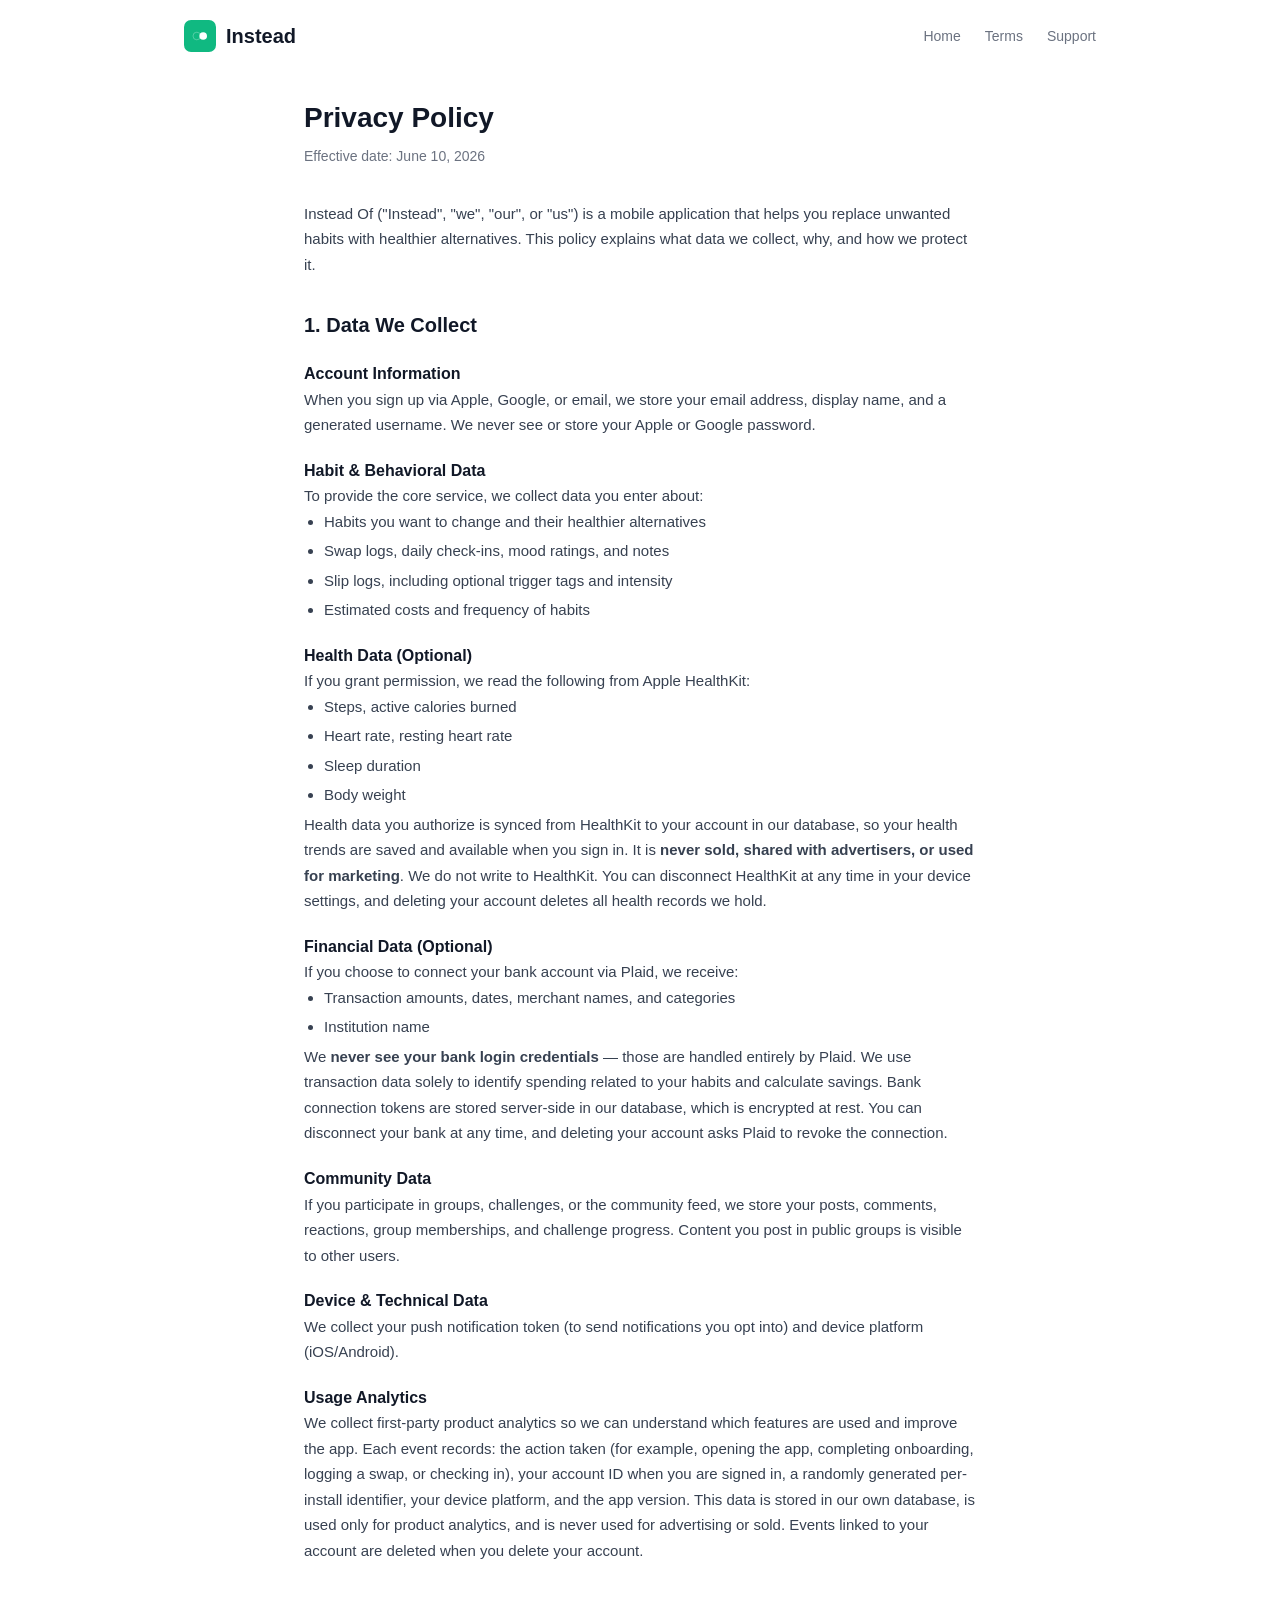
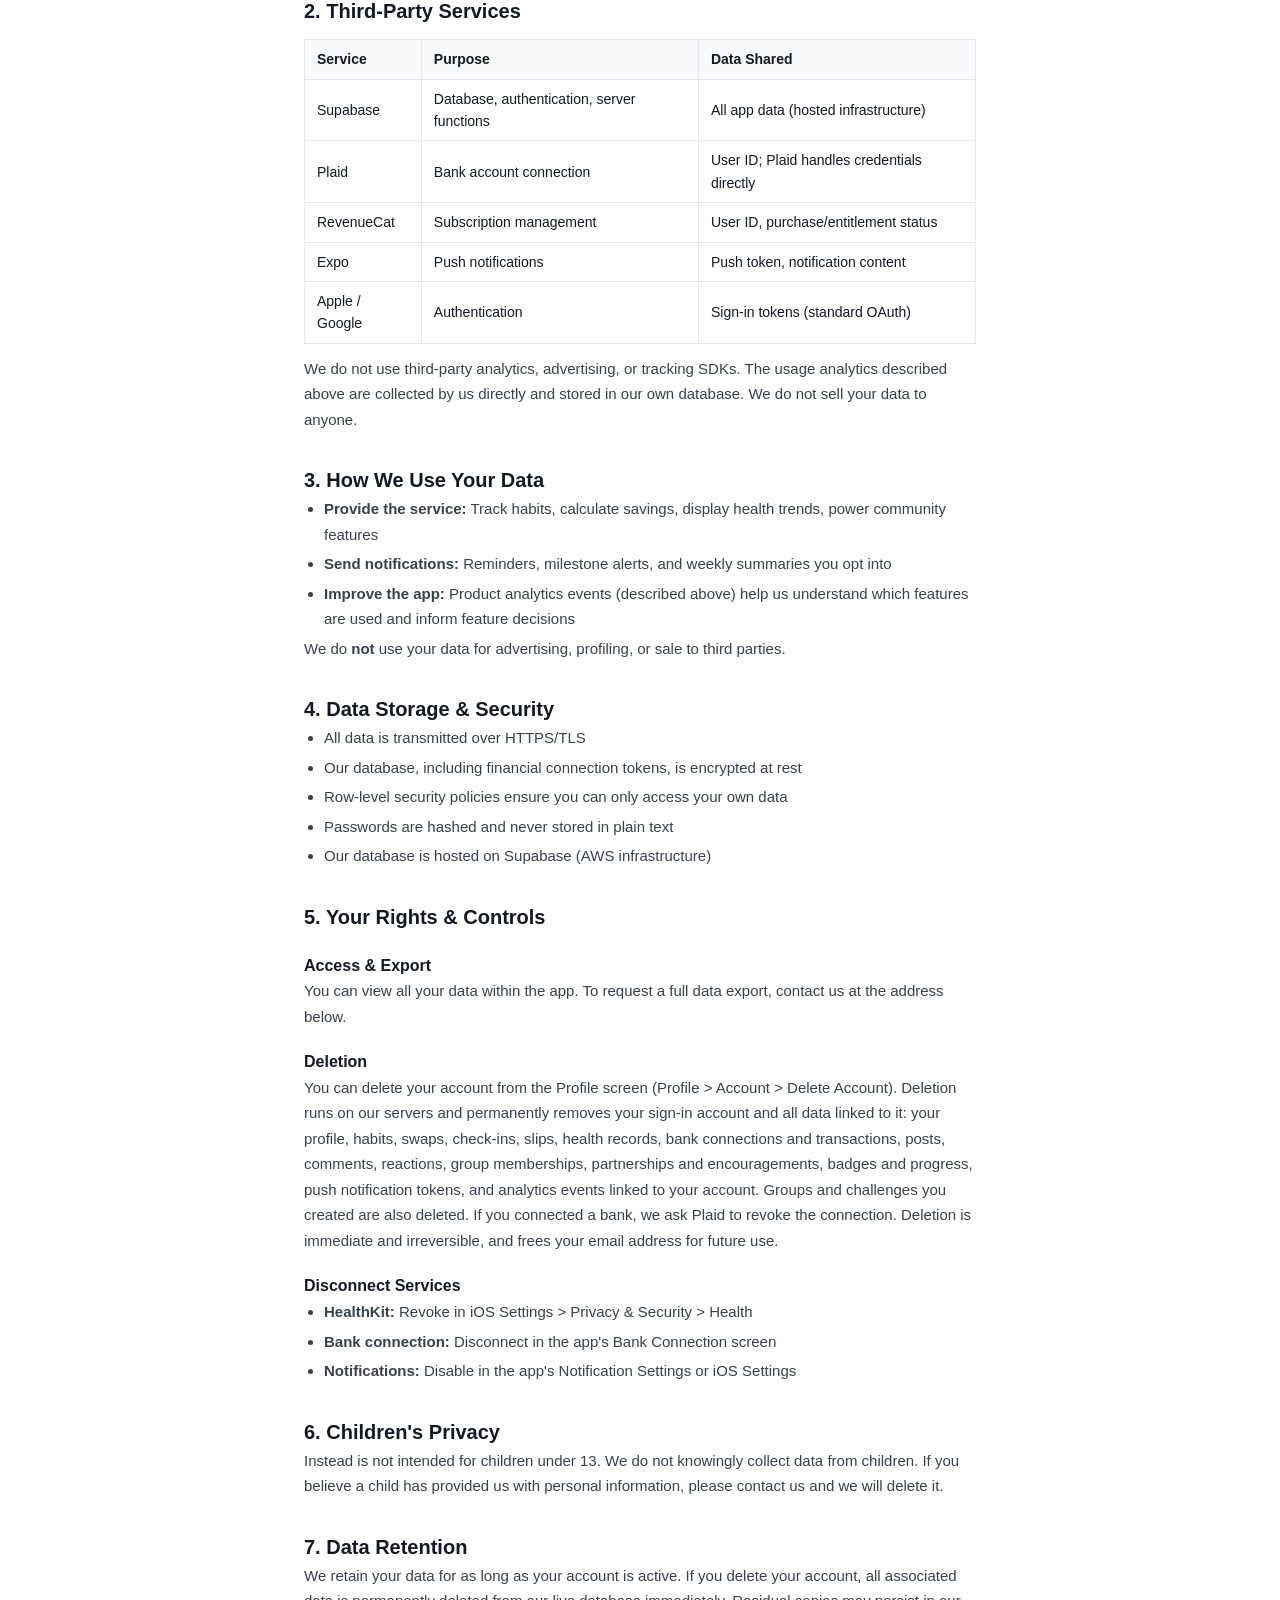
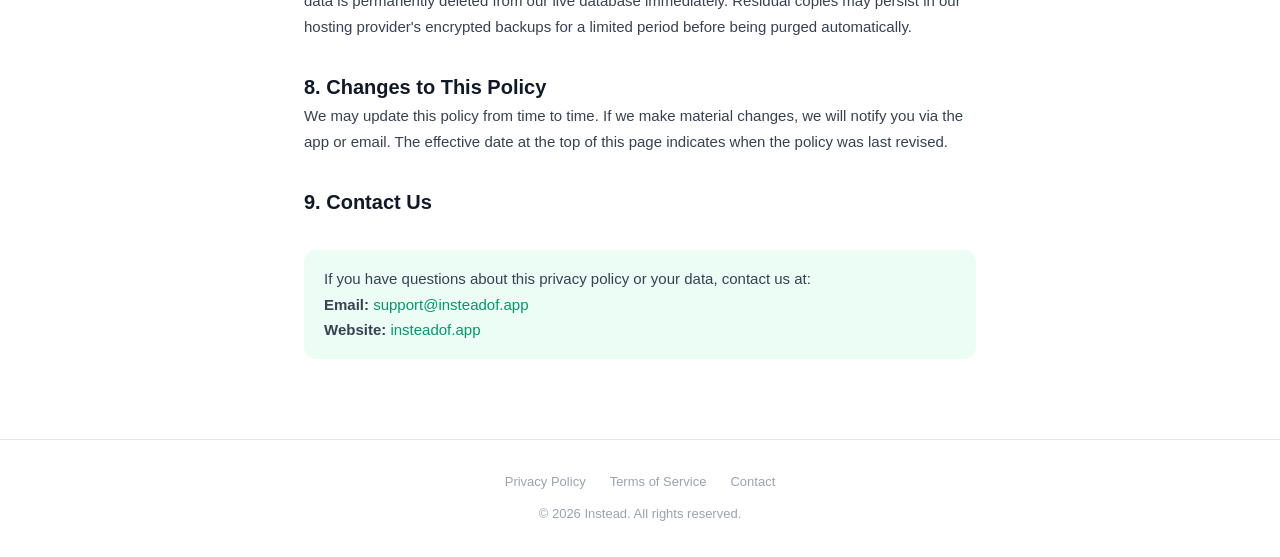
<file: privacy.html>
<!DOCTYPE html>
<html lang="en">
<head>
  <meta charset="UTF-8">
  <meta name="viewport" content="width=device-width, initial-scale=1.0">
  <title>Privacy Policy - Instead</title>
  <link rel="stylesheet" href="style.css">
  <link rel="icon" href="data:image/svg+xml,<svg xmlns='http://www.w3.org/2000/svg' viewBox='0 0 100 100'><rect width='100' height='100' rx='22' fill='%2310b981'/><circle cx='40' cy='50' r='12' fill='none' stroke='white' stroke-width='2.2' opacity='.4'/><circle cx='60' cy='50' r='12' fill='white'/></svg>">
</head>
<body>

<nav>
  <a href="/" class="logo">
    <svg width="32" height="32" viewBox="0 0 1024 1024">
      <rect width="1024" height="1024" rx="225" fill="#10b981"/>
      <circle cx="410" cy="512" r="122" fill="none" stroke="white" stroke-width="22" opacity="0.4"/>
      <circle cx="614" cy="512" r="122" fill="white"/>
    </svg>
    Instead
  </a>
  <div class="links">
    <a href="/">Home</a>
    <a href="/terms">Terms</a>
    <a href="mailto:support@insteadof.app">Support</a>
  </div>
</nav>

<div class="legal">

<h1>Privacy Policy</h1>
<p class="effective">Effective date: June 10, 2026</p>

<p>Instead Of ("Instead", "we", "our", or "us") is a mobile application that helps you replace unwanted habits with healthier alternatives. This policy explains what data we collect, why, and how we protect it.</p>

<h2>1. Data We Collect</h2>

<h3>Account Information</h3>
<p>When you sign up via Apple, Google, or email, we store your email address, display name, and a generated username. We never see or store your Apple or Google password.</p>

<h3>Habit & Behavioral Data</h3>
<p>To provide the core service, we collect data you enter about:</p>
<ul>
  <li>Habits you want to change and their healthier alternatives</li>
  <li>Swap logs, daily check-ins, mood ratings, and notes</li>
  <li>Slip logs, including optional trigger tags and intensity</li>
  <li>Estimated costs and frequency of habits</li>
</ul>

<h3>Health Data (Optional)</h3>
<p>If you grant permission, we read the following from Apple HealthKit:</p>
<ul>
  <li>Steps, active calories burned</li>
  <li>Heart rate, resting heart rate</li>
  <li>Sleep duration</li>
  <li>Body weight</li>
</ul>
<p>Health data you authorize is synced from HealthKit to your account in our database, so your health trends are saved and available when you sign in. It is <strong>never sold, shared with advertisers, or used for marketing</strong>. We do not write to HealthKit. You can disconnect HealthKit at any time in your device settings, and deleting your account deletes all health records we hold.</p>

<h3>Financial Data (Optional)</h3>
<p>If you choose to connect your bank account via Plaid, we receive:</p>
<ul>
  <li>Transaction amounts, dates, merchant names, and categories</li>
  <li>Institution name</li>
</ul>
<p>We <strong>never see your bank login credentials</strong> &mdash; those are handled entirely by Plaid. We use transaction data solely to identify spending related to your habits and calculate savings. Bank connection tokens are stored server-side in our database, which is encrypted at rest. You can disconnect your bank at any time, and deleting your account asks Plaid to revoke the connection.</p>

<h3>Community Data</h3>
<p>If you participate in groups, challenges, or the community feed, we store your posts, comments, reactions, group memberships, and challenge progress. Content you post in public groups is visible to other users.</p>

<h3>Device & Technical Data</h3>
<p>We collect your push notification token (to send notifications you opt into) and device platform (iOS/Android).</p>

<h3>Usage Analytics</h3>
<p>We collect first-party product analytics so we can understand which features are used and improve the app. Each event records: the action taken (for example, opening the app, completing onboarding, logging a swap, or checking in), your account ID when you are signed in, a randomly generated per-install identifier, your device platform, and the app version. This data is stored in our own database, is used only for product analytics, and is never used for advertising or sold. Events linked to your account are deleted when you delete your account.</p>

<h2>2. Third-Party Services</h2>

<table>
  <tr><th>Service</th><th>Purpose</th><th>Data Shared</th></tr>
  <tr><td>Supabase</td><td>Database, authentication, server functions</td><td>All app data (hosted infrastructure)</td></tr>
  <tr><td>Plaid</td><td>Bank account connection</td><td>User ID; Plaid handles credentials directly</td></tr>
  <tr><td>RevenueCat</td><td>Subscription management</td><td>User ID, purchase/entitlement status</td></tr>
  <tr><td>Expo</td><td>Push notifications</td><td>Push token, notification content</td></tr>
  <tr><td>Apple / Google</td><td>Authentication</td><td>Sign-in tokens (standard OAuth)</td></tr>
</table>

<p>We do not use third-party analytics, advertising, or tracking SDKs. The usage analytics described above are collected by us directly and stored in our own database. We do not sell your data to anyone.</p>

<h2>3. How We Use Your Data</h2>
<ul>
  <li><strong>Provide the service:</strong> Track habits, calculate savings, display health trends, power community features</li>
  <li><strong>Send notifications:</strong> Reminders, milestone alerts, and weekly summaries you opt into</li>
  <li><strong>Improve the app:</strong> Product analytics events (described above) help us understand which features are used and inform feature decisions</li>
</ul>
<p>We do <strong>not</strong> use your data for advertising, profiling, or sale to third parties.</p>

<h2>4. Data Storage & Security</h2>
<ul>
  <li>All data is transmitted over HTTPS/TLS</li>
  <li>Our database, including financial connection tokens, is encrypted at rest</li>
  <li>Row-level security policies ensure you can only access your own data</li>
  <li>Passwords are hashed and never stored in plain text</li>
  <li>Our database is hosted on Supabase (AWS infrastructure)</li>
</ul>

<h2>5. Your Rights & Controls</h2>

<h3>Access & Export</h3>
<p>You can view all your data within the app. To request a full data export, contact us at the address below.</p>

<h3>Deletion</h3>
<p>You can delete your account from the Profile screen (Profile &gt; Account &gt; Delete Account). Deletion runs on our servers and permanently removes your sign-in account and all data linked to it: your profile, habits, swaps, check-ins, slips, health records, bank connections and transactions, posts, comments, reactions, group memberships, partnerships and encouragements, badges and progress, push notification tokens, and analytics events linked to your account. Groups and challenges you created are also deleted. If you connected a bank, we ask Plaid to revoke the connection. Deletion is immediate and irreversible, and frees your email address for future use.</p>

<h3>Disconnect Services</h3>
<ul>
  <li><strong>HealthKit:</strong> Revoke in iOS Settings &gt; Privacy &amp; Security &gt; Health</li>
  <li><strong>Bank connection:</strong> Disconnect in the app's Bank Connection screen</li>
  <li><strong>Notifications:</strong> Disable in the app's Notification Settings or iOS Settings</li>
</ul>

<h2>6. Children's Privacy</h2>
<p>Instead is not intended for children under 13. We do not knowingly collect data from children. If you believe a child has provided us with personal information, please contact us and we will delete it.</p>

<h2>7. Data Retention</h2>
<p>We retain your data for as long as your account is active. If you delete your account, all associated data is permanently deleted from our live database immediately. Residual copies may persist in our hosting provider's encrypted backups for a limited period before being purged automatically.</p>

<h2>8. Changes to This Policy</h2>
<p>We may update this policy from time to time. If we make material changes, we will notify you via the app or email. The effective date at the top of this page indicates when the policy was last revised.</p>

<h2>9. Contact Us</h2>
<div class="contact-box">
  <p>If you have questions about this privacy policy or your data, contact us at:</p>
  <p><strong>Email:</strong> <a href="mailto:support@insteadof.app">support@insteadof.app</a></p>
  <p><strong>Website:</strong> <a href="https://insteadof.app">insteadof.app</a></p>
</div>

</div>

<footer>
  <div class="links">
    <a href="/privacy">Privacy Policy</a>
    <a href="/terms">Terms of Service</a>
    <a href="mailto:support@insteadof.app">Contact</a>
  </div>
  <p>&copy; 2026 Instead. All rights reserved.</p>
</footer>

</body>
</html>
</file>
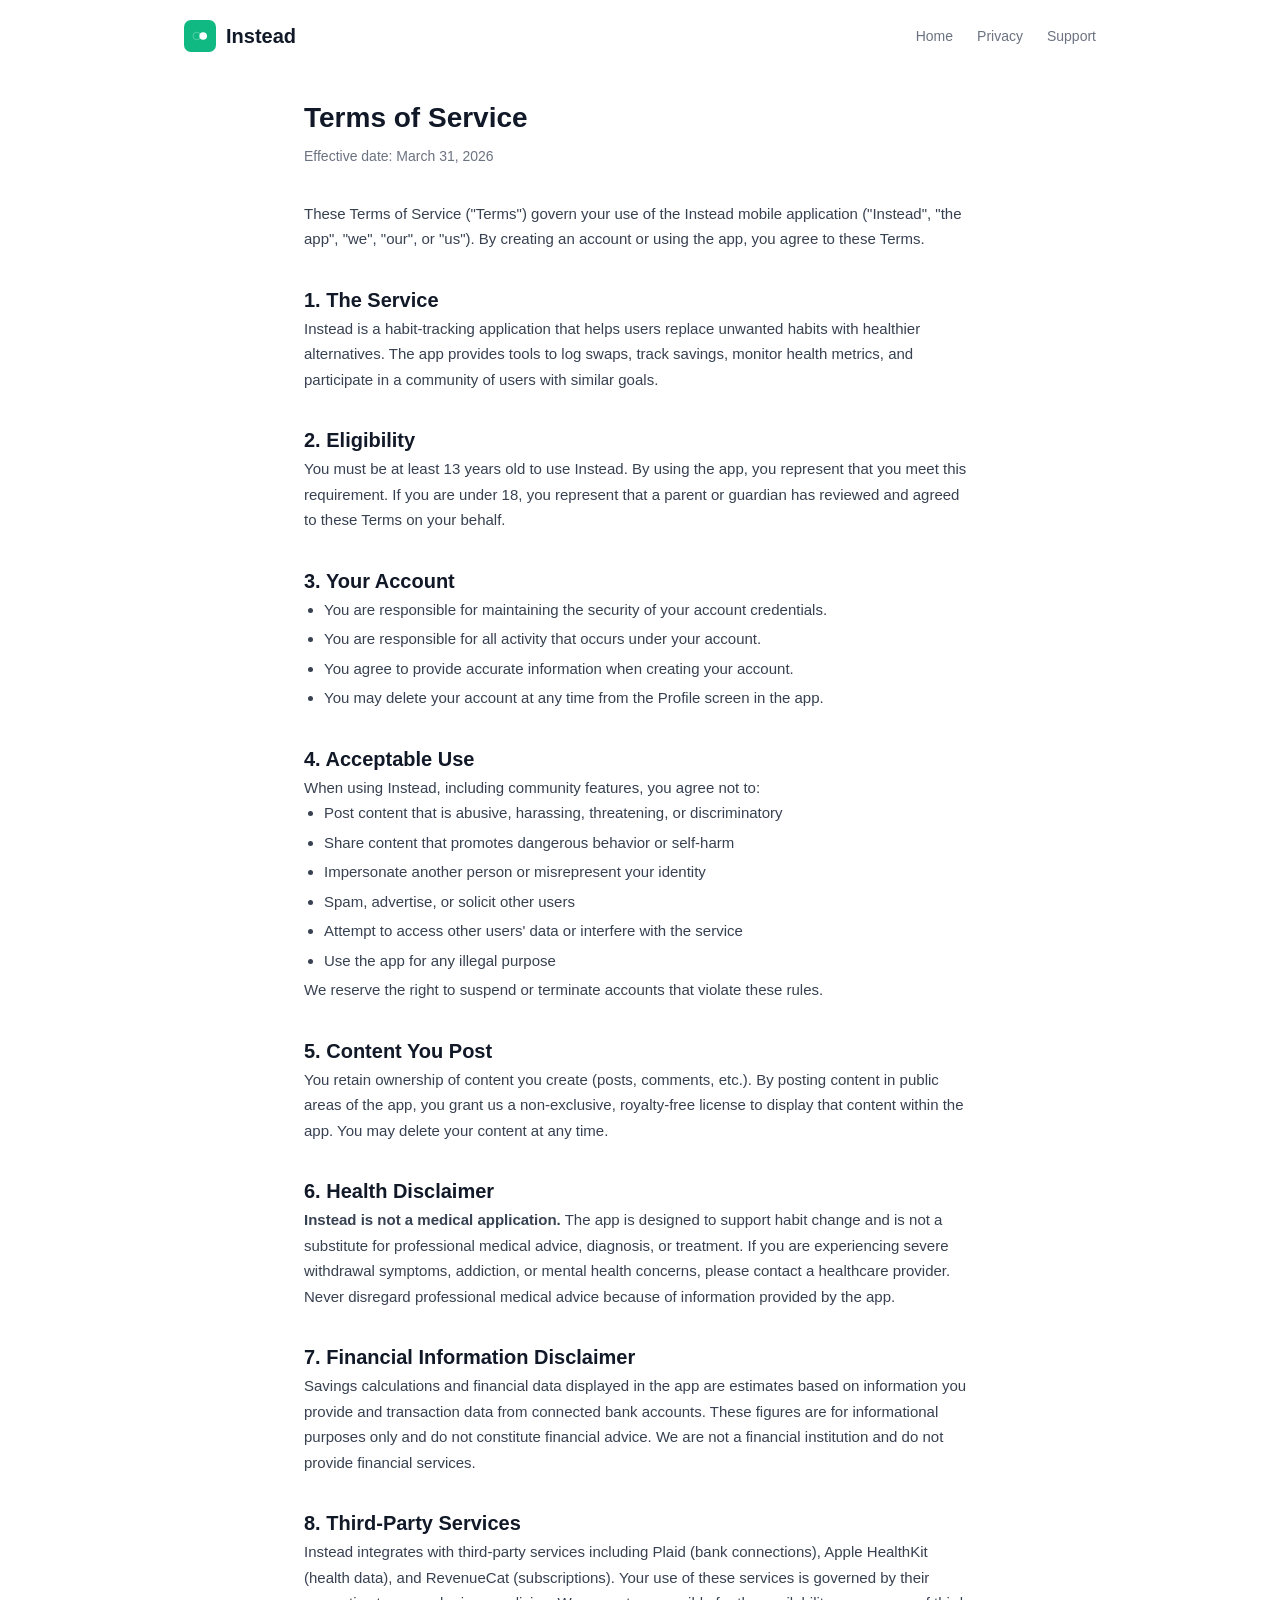
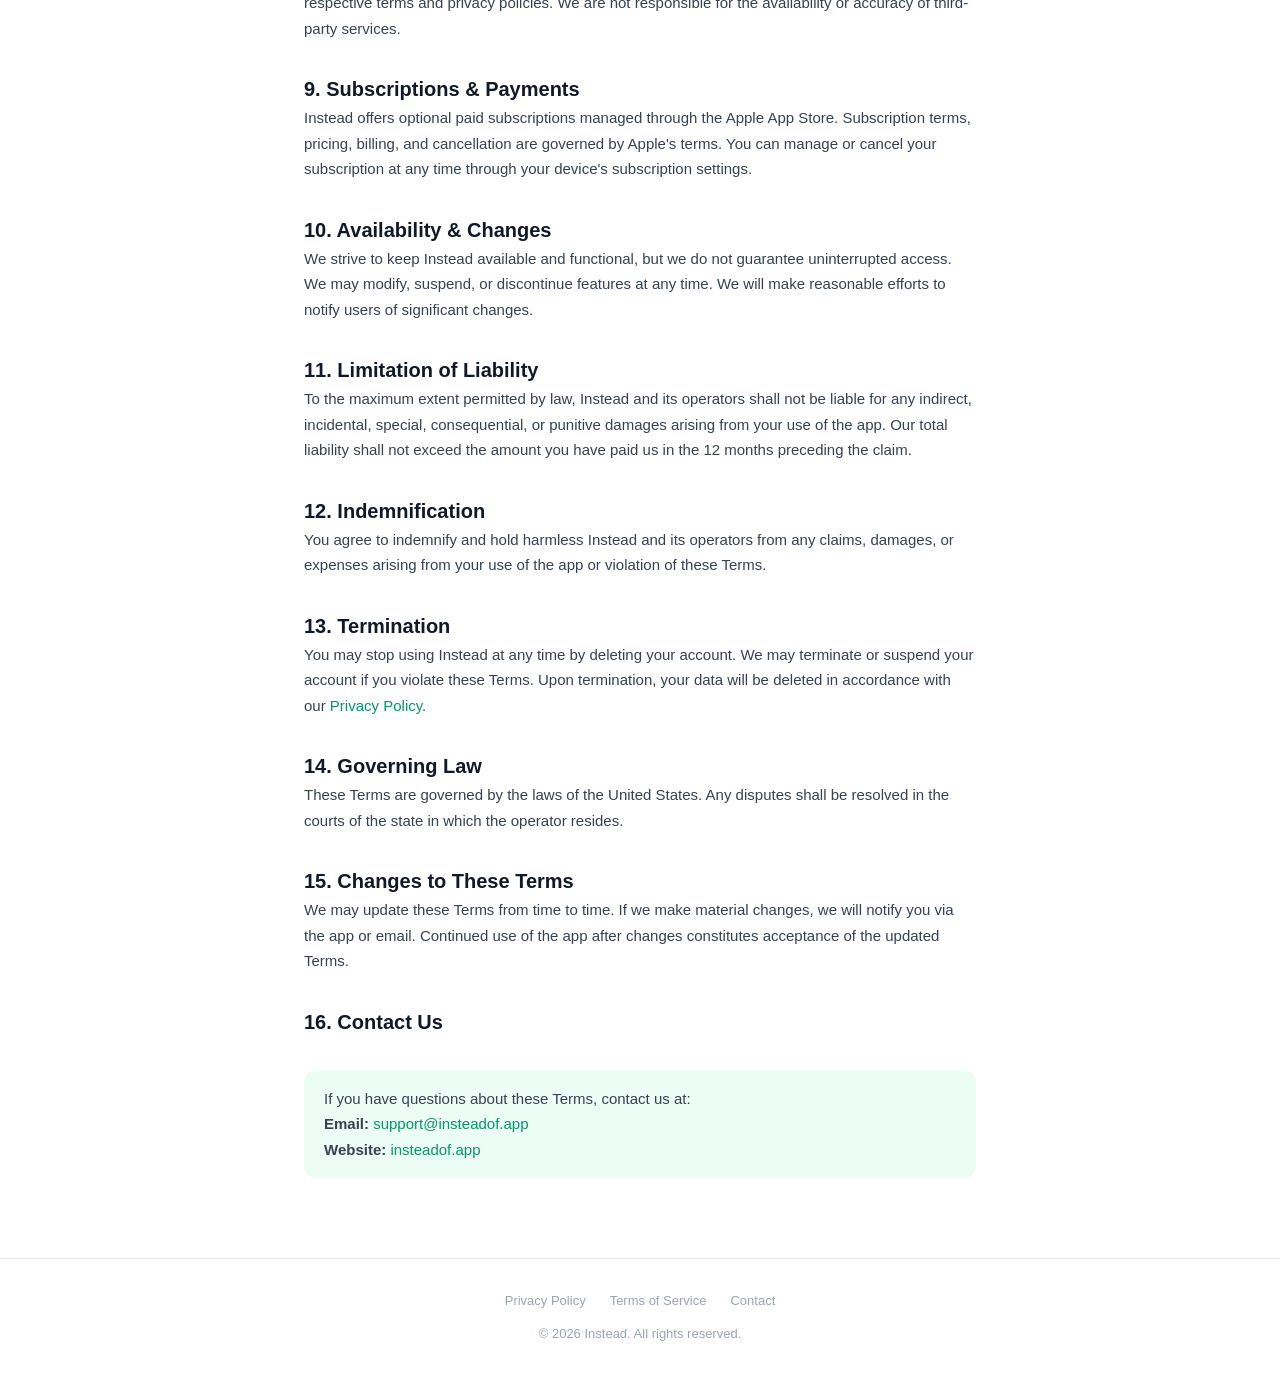
<file: terms.html>
<!DOCTYPE html>
<html lang="en">
<head>
  <meta charset="UTF-8">
  <meta name="viewport" content="width=device-width, initial-scale=1.0">
  <title>Terms of Service - Instead</title>
  <link rel="stylesheet" href="style.css">
  <link rel="icon" href="data:image/svg+xml,<svg xmlns='http://www.w3.org/2000/svg' viewBox='0 0 100 100'><rect width='100' height='100' rx='22' fill='%2310b981'/><circle cx='40' cy='50' r='12' fill='none' stroke='white' stroke-width='2.2' opacity='.4'/><circle cx='60' cy='50' r='12' fill='white'/></svg>">
</head>
<body>

<nav>
  <a href="/" class="logo">
    <svg width="32" height="32" viewBox="0 0 1024 1024">
      <rect width="1024" height="1024" rx="225" fill="#10b981"/>
      <circle cx="410" cy="512" r="122" fill="none" stroke="white" stroke-width="22" opacity="0.4"/>
      <circle cx="614" cy="512" r="122" fill="white"/>
    </svg>
    Instead
  </a>
  <div class="links">
    <a href="/">Home</a>
    <a href="/privacy">Privacy</a>
    <a href="mailto:support@insteadof.app">Support</a>
  </div>
</nav>

<div class="legal">

<h1>Terms of Service</h1>
<p class="effective">Effective date: March 31, 2026</p>

<p>These Terms of Service ("Terms") govern your use of the Instead mobile application ("Instead", "the app", "we", "our", or "us"). By creating an account or using the app, you agree to these Terms.</p>

<h2>1. The Service</h2>
<p>Instead is a habit-tracking application that helps users replace unwanted habits with healthier alternatives. The app provides tools to log swaps, track savings, monitor health metrics, and participate in a community of users with similar goals.</p>

<h2>2. Eligibility</h2>
<p>You must be at least 13 years old to use Instead. By using the app, you represent that you meet this requirement. If you are under 18, you represent that a parent or guardian has reviewed and agreed to these Terms on your behalf.</p>

<h2>3. Your Account</h2>
<ul>
  <li>You are responsible for maintaining the security of your account credentials.</li>
  <li>You are responsible for all activity that occurs under your account.</li>
  <li>You agree to provide accurate information when creating your account.</li>
  <li>You may delete your account at any time from the Profile screen in the app.</li>
</ul>

<h2>4. Acceptable Use</h2>
<p>When using Instead, including community features, you agree not to:</p>
<ul>
  <li>Post content that is abusive, harassing, threatening, or discriminatory</li>
  <li>Share content that promotes dangerous behavior or self-harm</li>
  <li>Impersonate another person or misrepresent your identity</li>
  <li>Spam, advertise, or solicit other users</li>
  <li>Attempt to access other users' data or interfere with the service</li>
  <li>Use the app for any illegal purpose</li>
</ul>
<p>We reserve the right to suspend or terminate accounts that violate these rules.</p>

<h2>5. Content You Post</h2>
<p>You retain ownership of content you create (posts, comments, etc.). By posting content in public areas of the app, you grant us a non-exclusive, royalty-free license to display that content within the app. You may delete your content at any time.</p>

<h2>6. Health Disclaimer</h2>
<p><strong>Instead is not a medical application.</strong> The app is designed to support habit change and is not a substitute for professional medical advice, diagnosis, or treatment. If you are experiencing severe withdrawal symptoms, addiction, or mental health concerns, please contact a healthcare provider. Never disregard professional medical advice because of information provided by the app.</p>

<h2>7. Financial Information Disclaimer</h2>
<p>Savings calculations and financial data displayed in the app are estimates based on information you provide and transaction data from connected bank accounts. These figures are for informational purposes only and do not constitute financial advice. We are not a financial institution and do not provide financial services.</p>

<h2>8. Third-Party Services</h2>
<p>Instead integrates with third-party services including Plaid (bank connections), Apple HealthKit (health data), and RevenueCat (subscriptions). Your use of these services is governed by their respective terms and privacy policies. We are not responsible for the availability or accuracy of third-party services.</p>

<h2>9. Subscriptions & Payments</h2>
<p>Instead offers optional paid subscriptions managed through the Apple App Store. Subscription terms, pricing, billing, and cancellation are governed by Apple's terms. You can manage or cancel your subscription at any time through your device's subscription settings.</p>

<h2>10. Availability & Changes</h2>
<p>We strive to keep Instead available and functional, but we do not guarantee uninterrupted access. We may modify, suspend, or discontinue features at any time. We will make reasonable efforts to notify users of significant changes.</p>

<h2>11. Limitation of Liability</h2>
<p>To the maximum extent permitted by law, Instead and its operators shall not be liable for any indirect, incidental, special, consequential, or punitive damages arising from your use of the app. Our total liability shall not exceed the amount you have paid us in the 12 months preceding the claim.</p>

<h2>12. Indemnification</h2>
<p>You agree to indemnify and hold harmless Instead and its operators from any claims, damages, or expenses arising from your use of the app or violation of these Terms.</p>

<h2>13. Termination</h2>
<p>You may stop using Instead at any time by deleting your account. We may terminate or suspend your account if you violate these Terms. Upon termination, your data will be deleted in accordance with our <a href="/privacy">Privacy Policy</a>.</p>

<h2>14. Governing Law</h2>
<p>These Terms are governed by the laws of the United States. Any disputes shall be resolved in the courts of the state in which the operator resides.</p>

<h2>15. Changes to These Terms</h2>
<p>We may update these Terms from time to time. If we make material changes, we will notify you via the app or email. Continued use of the app after changes constitutes acceptance of the updated Terms.</p>

<h2>16. Contact Us</h2>
<div class="contact-box">
  <p>If you have questions about these Terms, contact us at:</p>
  <p><strong>Email:</strong> <a href="mailto:support@insteadof.app">support@insteadof.app</a></p>
  <p><strong>Website:</strong> <a href="https://insteadof.app">insteadof.app</a></p>
</div>

</div>

<footer>
  <div class="links">
    <a href="/privacy">Privacy Policy</a>
    <a href="/terms">Terms of Service</a>
    <a href="mailto:support@insteadof.app">Contact</a>
  </div>
  <p>&copy; 2026 Instead. All rights reserved.</p>
</footer>

</body>
</html>
</file>
<file: style.css>
:root {
  --emerald-50: #ecfdf5;
  --emerald-100: #d1fae5;
  --emerald-500: #10b981;
  --emerald-600: #059669;
  --emerald-700: #047857;
  --emerald-900: #064e3b;
  --gray-50: #f9fafb;
  --gray-100: #f3f4f6;
  --gray-200: #e5e7eb;
  --gray-400: #9ca3af;
  --gray-500: #6b7280;
  --gray-700: #374151;
  --gray-900: #111827;
}

* { margin: 0; padding: 0; box-sizing: border-box; }

body {
  font-family: -apple-system, BlinkMacSystemFont, 'Segoe UI', Roboto, sans-serif;
  color: var(--gray-900);
  line-height: 1.6;
  -webkit-font-smoothing: antialiased;
}

a { color: var(--emerald-600); text-decoration: none; }
a:hover { text-decoration: underline; }

/* ─── Nav ─────────────────────────────────────────── */
nav {
  display: flex;
  align-items: center;
  justify-content: space-between;
  max-width: 960px;
  margin: 0 auto;
  padding: 20px 24px;
}
nav .logo {
  display: flex;
  align-items: center;
  gap: 10px;
  font-size: 20px;
  font-weight: 700;
  color: var(--gray-900);
  text-decoration: none;
}
nav .links {
  display: flex;
  gap: 24px;
}
nav .links a {
  font-size: 14px;
  color: var(--gray-500);
}
nav .links a:hover { color: var(--gray-900); text-decoration: none; }

/* ─── Hero ────────────────────────────────────────── */
.hero {
  text-align: center;
  padding: 80px 24px 60px;
  max-width: 640px;
  margin: 0 auto;
}
.hero h1 {
  font-size: 48px;
  font-weight: 800;
  letter-spacing: -0.02em;
  line-height: 1.1;
  margin-bottom: 20px;
}
.hero h1 span { color: var(--emerald-500); }
.hero p {
  font-size: 20px;
  color: var(--gray-500);
  margin-bottom: 40px;
  line-height: 1.5;
}
.hero .badge {
  display: inline-block;
  margin-top: 8px;
}
.hero .badge img {
  height: 54px;
}

/* ─── Features ────────────────────────────────────── */
.features {
  max-width: 960px;
  margin: 0 auto;
  padding: 60px 24px;
  display: grid;
  grid-template-columns: repeat(auto-fit, minmax(260px, 1fr));
  gap: 24px;
}
.feature-card {
  background: white;
  border: 1px solid var(--gray-200);
  border-radius: 16px;
  padding: 28px;
}
.feature-card .icon {
  width: 44px;
  height: 44px;
  border-radius: 12px;
  background: var(--emerald-50);
  display: flex;
  align-items: center;
  justify-content: center;
  font-size: 22px;
  margin-bottom: 16px;
}
.feature-card h3 {
  font-size: 17px;
  font-weight: 700;
  margin-bottom: 6px;
}
.feature-card p {
  font-size: 14px;
  color: var(--gray-500);
  line-height: 1.5;
}

/* ─── Stats ───────────────────────────────────────── */
.stats {
  background: var(--emerald-900);
  padding: 48px 24px;
  text-align: center;
}
.stats-grid {
  max-width: 640px;
  margin: 0 auto;
  display: flex;
  justify-content: space-around;
}
.stat h2 {
  font-size: 36px;
  font-weight: 800;
  color: var(--emerald-500);
}
.stat p {
  font-size: 14px;
  color: rgba(255,255,255,0.6);
  margin-top: 4px;
}

/* ─── CTA ─────────────────────────────────────────── */
.cta {
  text-align: center;
  padding: 80px 24px;
  max-width: 520px;
  margin: 0 auto;
}
.cta h2 {
  font-size: 32px;
  font-weight: 800;
  margin-bottom: 12px;
}
.cta p {
  font-size: 16px;
  color: var(--gray-500);
  margin-bottom: 32px;
}

/* ─── Footer ──────────────────────────────────────── */
footer {
  border-top: 1px solid var(--gray-200);
  padding: 32px 24px;
  text-align: center;
  font-size: 13px;
  color: var(--gray-400);
}
footer a { color: var(--gray-400); }
footer a:hover { color: var(--gray-700); }
footer .links { display: flex; justify-content: center; gap: 24px; margin-bottom: 12px; }

/* ─── Legal pages ─────────────────────────────────── */
.legal {
  max-width: 720px;
  margin: 0 auto;
  padding: 24px 24px 80px;
}
.legal h1 { font-size: 28px; margin-bottom: 4px; }
.legal .effective { font-size: 14px; color: var(--gray-500); margin-bottom: 32px; }
.legal h2 { font-size: 20px; margin-top: 32px; }
.legal h3 { font-size: 16px; margin-top: 20px; }
.legal p, .legal li { font-size: 15px; color: var(--gray-700); line-height: 1.7; }
.legal ul { padding-left: 20px; }
.legal li { margin-bottom: 4px; }
.legal table { width: 100%; border-collapse: collapse; margin: 12px 0; font-size: 14px; }
.legal th, .legal td { text-align: left; padding: 8px 12px; border: 1px solid var(--gray-200); }
.legal th { background: var(--gray-50); font-weight: 600; }
.legal .contact-box {
  background: var(--emerald-50);
  border-radius: 12px;
  padding: 16px 20px;
  margin-top: 32px;
}

/* ─── Responsive ──────────────────────────────────── */
@media (max-width: 640px) {
  .hero h1 { font-size: 32px; }
  .hero p { font-size: 17px; }
  .stats-grid { flex-direction: column; gap: 24px; }
}
</file>
